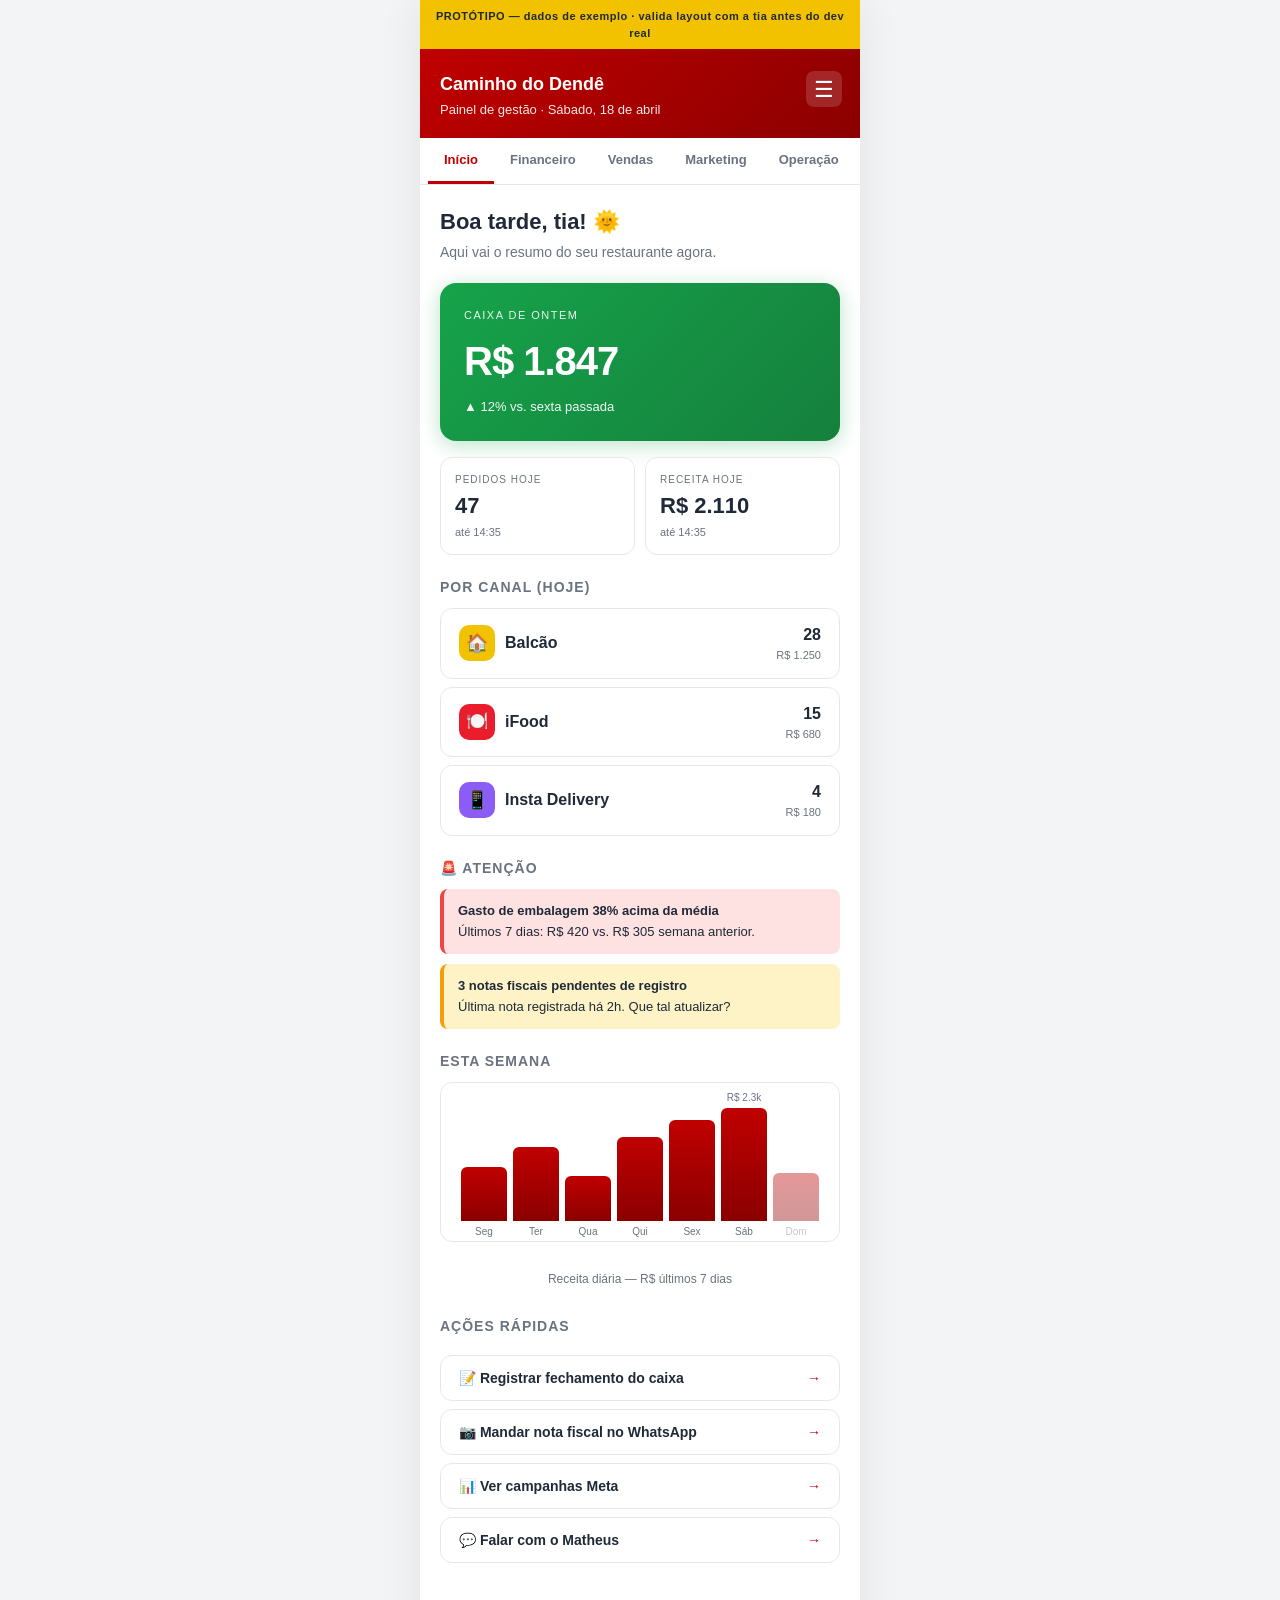
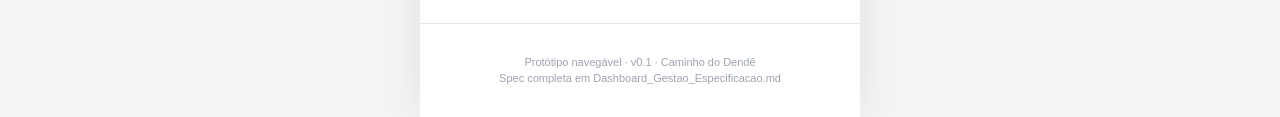
<file: dashboard_prototype.html>
<!DOCTYPE html>
<html lang="pt-br">
<head>
<meta charset="UTF-8">
<meta name="viewport" content="width=device-width, initial-scale=1.0">
<title>Dashboard · Caminho do Dendê — Protótipo</title>
<style>
  * { box-sizing: border-box; margin: 0; padding: 0; }
  body {
    font-family: -apple-system, BlinkMacSystemFont, "Segoe UI", Arial, sans-serif;
    background: #F3F4F6; color: #1F2937; line-height: 1.5;
    min-height: 100vh;
  }
  .wrap { max-width: 440px; margin: 0 auto; background: #fff; min-height: 100vh; box-shadow: 0 0 40px rgba(0,0,0,0.08); }
  .top {
    background: linear-gradient(135deg, #C00000 0%, #8B0000 100%);
    color: #fff; padding: 22px 20px 18px; position: relative;
  }
  .top h1 { font-size: 18px; font-weight: 700; }
  .top .sub { font-size: 13px; opacity: 0.9; margin-top: 2px; }
  .menu-btn {
    position: absolute; top: 22px; right: 18px; font-size: 22px; cursor: pointer;
    background: rgba(255,255,255,0.15); width: 36px; height: 36px;
    border-radius: 8px; display:flex; align-items:center; justify-content:center;
  }
  .prot-banner {
    background: #F2C200; color: #1F2937; padding: 8px 14px;
    text-align: center; font-size: 11px; font-weight: 700; letter-spacing: 0.5px;
  }
  nav.tabs {
    display: flex; overflow-x: auto; background: #fff; border-bottom: 1px solid #E5E7EB;
    padding: 0 8px;
  }
  nav.tabs button {
    background: none; border: none; padding: 14px 16px; font-size: 13px;
    font-weight: 600; color: #6B7280; cursor: pointer; white-space: nowrap;
    border-bottom: 3px solid transparent; font-family: inherit;
  }
  nav.tabs button.active { color: #C00000; border-color: #C00000; }
  .page { padding: 20px; display: none; }
  .page.active { display: block; }

  /* Home */
  .greeting { margin-bottom: 20px; }
  .greeting h2 { font-size: 22px; font-weight: 700; }
  .greeting p { color: #6B7280; font-size: 14px; margin-top: 4px; }

  .hero-kpi {
    background: linear-gradient(135deg, #16A34A 0%, #15803D 100%);
    color: #fff; border-radius: 16px; padding: 24px; margin-bottom: 16px;
    box-shadow: 0 4px 20px rgba(22,163,74,0.3);
  }
  .hero-kpi.red { background: linear-gradient(135deg, #C00000 0%, #8B0000 100%); box-shadow: 0 4px 20px rgba(192,0,0,0.3); }
  .hero-kpi .label {
    font-size: 11px; letter-spacing: 1.5px; text-transform: uppercase;
    opacity: 0.9; margin-bottom: 8px;
  }
  .hero-kpi .value { font-size: 40px; font-weight: 800; letter-spacing: -1px; }
  .hero-kpi .delta { font-size: 13px; opacity: 0.95; margin-top: 6px; }

  .kpi-row { display: grid; grid-template-columns: 1fr 1fr; gap: 10px; margin-bottom: 16px; }
  .kpi-sm { background: #fff; border: 1px solid #E5E7EB; border-radius: 12px; padding: 14px; }
  .kpi-sm .label { font-size: 10px; color: #6B7280; text-transform: uppercase; letter-spacing: 1px; }
  .kpi-sm .value { font-size: 22px; font-weight: 700; margin-top: 2px; color: #1F2937; }
  .kpi-sm .sub { font-size: 11px; color: #6B7280; margin-top: 2px; }

  .section { margin-top: 22px; }
  .section h3 {
    font-size: 14px; text-transform: uppercase; letter-spacing: 1px;
    color: #6B7280; margin-bottom: 10px; font-weight: 600;
  }

  .channel-row {
    background: #fff; border: 1px solid #E5E7EB; border-radius: 12px;
    padding: 14px 18px; margin-bottom: 8px;
    display: flex; justify-content: space-between; align-items: center;
  }
  .channel-row .ch-name { display: flex; align-items: center; gap: 10px; font-weight: 600; }
  .channel-row .ch-icon {
    width: 36px; height: 36px; border-radius: 10px;
    display: flex; align-items: center; justify-content: center;
    font-size: 18px; color: #fff;
  }
  .ch-icon.balcao { background: #F2C200; color: #1F2937; }
  .ch-icon.ifood { background: #EA1D2C; }
  .ch-icon.insta { background: #8B5CF6; }
  .ch-icon.wpp { background: #25D366; }
  .channel-row .ch-stats { text-align: right; }
  .channel-row .ch-stats .v { font-weight: 700; font-size: 16px; }
  .channel-row .ch-stats .s { font-size: 11px; color: #6B7280; }

  .alert {
    background: #FEF3C7; border-left: 4px solid #F59E0B;
    padding: 12px 14px; border-radius: 8px; margin-bottom: 10px;
    font-size: 13px;
  }
  .alert.red { background: #FEE2E2; border-color: #EF4444; }
  .alert strong { display: block; margin-bottom: 2px; }

  .chart-placeholder {
    background: #fff; border: 1px solid #E5E7EB; border-radius: 12px;
    padding: 20px; height: 160px;
    display: flex; align-items: flex-end; justify-content: space-between;
    gap: 6px;
  }
  .bar {
    flex: 1; background: linear-gradient(180deg, #C00000 0%, #8B0000 100%);
    border-radius: 6px 6px 0 0; position: relative; min-height: 20px;
  }
  .bar .tip { position: absolute; top: -18px; left: 50%; transform: translateX(-50%); font-size: 10px; color: #6B7280; white-space: nowrap; }
  .bar .lb { position: absolute; bottom: -18px; left: 50%; transform: translateX(-50%); font-size: 10px; color: #6B7280; }

  .quick-actions { margin-top: 28px; display: grid; gap: 8px; }
  .quick-actions button {
    background: #fff; border: 1px solid #E5E7EB; border-radius: 12px;
    padding: 14px 18px; text-align: left; font-size: 14px; font-weight: 600;
    cursor: pointer; display: flex; justify-content: space-between; align-items: center;
    font-family: inherit; color: #1F2937;
  }
  .quick-actions button:hover { background: #F9FAFB; }
  .quick-actions button .arrow { color: #C00000; font-weight: 700; }

  /* Financeiro */
  .tx-list { display: flex; flex-direction: column; gap: 8px; margin-top: 10px; }
  .tx {
    background: #fff; border: 1px solid #E5E7EB; border-radius: 10px;
    padding: 12px 14px; display: flex; justify-content: space-between; align-items: center;
  }
  .tx .meta { font-size: 11px; color: #6B7280; }
  .tx .name { font-weight: 600; font-size: 14px; }
  .tx .amt { font-weight: 700; font-size: 14px; }
  .tx .amt.pos { color: #16A34A; }
  .tx .amt.neg { color: #C00000; }

  /* Vendas / produtos */
  .product {
    background: #fff; border: 1px solid #E5E7EB; border-radius: 10px;
    padding: 12px 14px; margin-bottom: 6px;
    display: flex; justify-content: space-between; align-items: center;
  }
  .product .rank { color: #C00000; font-weight: 800; margin-right: 10px; font-size: 14px; }
  .product .pname { font-weight: 600; font-size: 14px; }
  .product .pmeta { font-size: 11px; color: #6B7280; }
  .product .pamt { font-weight: 700; color: #16A34A; font-size: 13px; }

  /* Marketing */
  .campaign {
    background: #fff; border: 1px solid #E5E7EB; border-radius: 10px;
    padding: 12px 14px; margin-bottom: 6px;
  }
  .campaign .cname { font-weight: 600; font-size: 14px; margin-bottom: 4px; }
  .campaign .cmeta { display: flex; justify-content: space-between; font-size: 11px; color: #6B7280; }
  .status-tag {
    display: inline-block; padding: 2px 8px; border-radius: 999px;
    font-size: 10px; font-weight: 700; text-transform: uppercase; letter-spacing: 0.5px;
  }
  .status-tag.escalar { background: #DCF2E1; color: #166534; }
  .status-tag.monitorar { background: #FEF3C7; color: #92400E; }
  .status-tag.pausar { background: #FEE2E2; color: #991B1B; }

  footer.dash-foot {
    padding: 30px 20px; text-align: center; font-size: 11px; color: #9CA3AF;
    border-top: 1px solid #E5E7EB; margin-top: 40px;
  }
</style>
</head>
<body>

<div class="wrap">
  <div class="prot-banner">PROTÓTIPO — dados de exemplo · valida layout com a tia antes do dev real</div>
  <div class="top">
    <div class="menu-btn">☰</div>
    <h1>Caminho do Dendê</h1>
    <div class="sub">Painel de gestão · Sábado, 18 de abril</div>
  </div>

  <nav class="tabs">
    <button class="tab-btn active" data-tab="home">Início</button>
    <button class="tab-btn" data-tab="financeiro">Financeiro</button>
    <button class="tab-btn" data-tab="vendas">Vendas</button>
    <button class="tab-btn" data-tab="marketing">Marketing</button>
    <button class="tab-btn" data-tab="operacao">Operação</button>
  </nav>

  <!-- ============ HOME ============ -->
  <div class="page active" id="page-home">
    <div class="greeting">
      <h2>Boa tarde, tia! 🌞</h2>
      <p>Aqui vai o resumo do seu restaurante agora.</p>
    </div>

    <div class="hero-kpi">
      <div class="label">Caixa de Ontem</div>
      <div class="value">R$ 1.847</div>
      <div class="delta">▲ 12% vs. sexta passada</div>
    </div>

    <div class="kpi-row">
      <div class="kpi-sm">
        <div class="label">Pedidos hoje</div>
        <div class="value">47</div>
        <div class="sub">até 14:35</div>
      </div>
      <div class="kpi-sm">
        <div class="label">Receita hoje</div>
        <div class="value">R$ 2.110</div>
        <div class="sub">até 14:35</div>
      </div>
    </div>

    <div class="section">
      <h3>Por canal (hoje)</h3>
      <div class="channel-row">
        <div class="ch-name"><div class="ch-icon balcao">🏠</div>Balcão</div>
        <div class="ch-stats"><div class="v">28</div><div class="s">R$ 1.250</div></div>
      </div>
      <div class="channel-row">
        <div class="ch-name"><div class="ch-icon ifood">🍽️</div>iFood</div>
        <div class="ch-stats"><div class="v">15</div><div class="s">R$ 680</div></div>
      </div>
      <div class="channel-row">
        <div class="ch-name"><div class="ch-icon insta">📱</div>Insta Delivery</div>
        <div class="ch-stats"><div class="v">4</div><div class="s">R$ 180</div></div>
      </div>
    </div>

    <div class="section">
      <h3>🚨 Atenção</h3>
      <div class="alert red">
        <strong>Gasto de embalagem 38% acima da média</strong>
        Últimos 7 dias: R$ 420 vs. R$ 305 semana anterior.
      </div>
      <div class="alert">
        <strong>3 notas fiscais pendentes de registro</strong>
        Última nota registrada há 2h. Que tal atualizar?
      </div>
    </div>

    <div class="section">
      <h3>Esta semana</h3>
      <div class="chart-placeholder">
        <div class="bar" style="height: 45%;"><div class="lb">Seg</div></div>
        <div class="bar" style="height: 62%;"><div class="lb">Ter</div></div>
        <div class="bar" style="height: 38%;"><div class="lb">Qua</div></div>
        <div class="bar" style="height: 71%;"><div class="lb">Qui</div></div>
        <div class="bar" style="height: 85%;"><div class="lb">Sex</div></div>
        <div class="bar" style="height: 95%;"><div class="tip">R$ 2.3k</div><div class="lb">Sáb</div></div>
        <div class="bar" style="height: 40%; opacity: 0.4;"><div class="lb">Dom</div></div>
      </div>
      <p style="text-align:center; margin-top:28px; font-size:12px; color:#6B7280;">Receita diária — R$ últimos 7 dias</p>
    </div>

    <div class="section quick-actions">
      <h3 style="color:#6B7280;">Ações rápidas</h3>
      <button>📝 Registrar fechamento do caixa <span class="arrow">→</span></button>
      <button>📷 Mandar nota fiscal no WhatsApp <span class="arrow">→</span></button>
      <button>📊 Ver campanhas Meta <span class="arrow">→</span></button>
      <button>💬 Falar com o Matheus <span class="arrow">→</span></button>
    </div>
  </div>

  <!-- ============ FINANCEIRO ============ -->
  <div class="page" id="page-financeiro">
    <div class="greeting"><h2>Financeiro</h2><p>Entradas e saídas do mês até agora.</p></div>

    <div class="kpi-row">
      <div class="kpi-sm">
        <div class="label">Receita Abril</div>
        <div class="value" style="color:#16A34A;">R$ 38.420</div>
        <div class="sub">até hoje</div>
      </div>
      <div class="kpi-sm">
        <div class="label">Despesas Abril</div>
        <div class="value" style="color:#C00000;">R$ 28.310</div>
        <div class="sub">até hoje</div>
      </div>
    </div>

    <div class="hero-kpi" style="background: linear-gradient(135deg, #3B82F6 0%, #1D4ED8 100%); box-shadow: 0 4px 20px rgba(59,130,246,0.3);">
      <div class="label">Margem Operacional do Mês</div>
      <div class="value">R$ 10.110</div>
      <div class="delta">26% de margem · Meta do mês: R$ 12.000</div>
    </div>

    <div class="section">
      <h3>Últimas transações</h3>
      <div class="tx-list">
        <div class="tx">
          <div><div class="name">Venda iFood</div><div class="meta">Hoje · 14:22</div></div>
          <div class="amt pos">+ R$ 84,00</div>
        </div>
        <div class="tx">
          <div><div class="name">Atacadão Fartura — Hortifruti</div><div class="meta">Hoje · 10:15 · via bot</div></div>
          <div class="amt neg">− R$ 487,30</div>
        </div>
        <div class="tx">
          <div><div class="name">Venda Balcão (fechamento ontem)</div><div class="meta">Ontem · 22:30</div></div>
          <div class="amt pos">+ R$ 1.847,00</div>
        </div>
        <div class="tx">
          <div><div class="name">Conta de energia</div><div class="meta">Ontem · 18:40 · via bot</div></div>
          <div class="amt neg">− R$ 620,00</div>
        </div>
        <div class="tx">
          <div><div class="name">Salário — Dona Creide</div><div class="meta">15/04 · PIX</div></div>
          <div class="amt neg">− R$ 1.800,00</div>
        </div>
      </div>
    </div>
  </div>

  <!-- ============ VENDAS ============ -->
  <div class="page" id="page-vendas">
    <div class="greeting"><h2>Vendas</h2><p>Ranking de pratos · últimos 30 dias.</p></div>

    <div class="kpi-row">
      <div class="kpi-sm">
        <div class="label">Pedidos 30d</div>
        <div class="value">1.284</div>
      </div>
      <div class="kpi-sm">
        <div class="label">Ticket médio</div>
        <div class="value">R$ 48</div>
      </div>
    </div>

    <div class="section">
      <h3>Top 10 pratos do mês</h3>
      <div class="product">
        <div><span class="rank">#1</span><span class="pname">Moqueca de Peixe</span><div class="pmeta">187 vendas · ticket R$ 62</div></div>
        <div class="pamt">R$ 11.594</div>
      </div>
      <div class="product">
        <div><span class="rank">#2</span><span class="pname">Vatapá com Camarão</span><div class="pmeta">156 vendas · ticket R$ 58</div></div>
        <div class="pamt">R$ 9.048</div>
      </div>
      <div class="product">
        <div><span class="rank">#3</span><span class="pname">Acarajé (unidade)</span><div class="pmeta">412 vendas · ticket R$ 18</div></div>
        <div class="pamt">R$ 7.416</div>
      </div>
      <div class="product">
        <div><span class="rank">#4</span><span class="pname">Bobó de Camarão</span><div class="pmeta">118 vendas · ticket R$ 55</div></div>
        <div class="pamt">R$ 6.490</div>
      </div>
      <div class="product">
        <div><span class="rank">#5</span><span class="pname">Feijoada Baiana</span><div class="pmeta">97 vendas · ticket R$ 52</div></div>
        <div class="pamt">R$ 5.044</div>
      </div>
      <div class="product">
        <div><span class="rank">#6</span><span class="pname">Caruru</span><div class="pmeta">82 vendas · ticket R$ 45</div></div>
        <div class="pamt">R$ 3.690</div>
      </div>
    </div>
  </div>

  <!-- ============ MARKETING ============ -->
  <div class="page" id="page-marketing">
    <div class="greeting"><h2>Marketing</h2><p>Campanhas Meta Ads · últimos 30 dias.</p></div>

    <div class="hero-kpi red">
      <div class="label">ROI Meta Ads (estimado)</div>
      <div class="value">3,2×</div>
      <div class="delta">Cada R$ 1 investido retorna R$ 3,20 em vendas</div>
    </div>

    <div class="kpi-row">
      <div class="kpi-sm">
        <div class="label">Gasto 30d</div>
        <div class="value">R$ 0</div>
        <div class="sub">campanhas paradas</div>
      </div>
      <div class="kpi-sm">
        <div class="label">Orçamento plan.</div>
        <div class="value">R$ 1.500</div>
        <div class="sub">próximo mês</div>
      </div>
    </div>

    <div class="section">
      <h3>Criativos — veredicto</h3>
      <div class="campaign">
        <div class="cname">Você Já Provou (Interação)</div>
        <div class="cmeta">
          <span>CPR R$ 0,0073 · 1.088 resultados</span>
          <span class="status-tag escalar">Escalar</span>
        </div>
      </div>
      <div class="campaign">
        <div class="cname">Foodporn Moqueca (Carrossel)</div>
        <div class="cmeta">
          <span>CPR R$ 1,50 · 154 resultados</span>
          <span class="status-tag escalar">Escalar</span>
        </div>
      </div>
      <div class="campaign">
        <div class="cname">Reels Desconto Grupos</div>
        <div class="cmeta">
          <span>Sem dados · starvation</span>
          <span class="status-tag monitorar">Reativar</span>
        </div>
      </div>
      <div class="campaign">
        <div class="cname">Estático 27/10</div>
        <div class="cmeta">
          <span>CPR R$ 102,01 · 1 resultado</span>
          <span class="status-tag pausar">Pausar</span>
        </div>
      </div>
    </div>
  </div>

  <!-- ============ OPERAÇÃO ============ -->
  <div class="page" id="page-operacao">
    <div class="greeting"><h2>Operação</h2><p>Pedidos do dia em tempo real.</p></div>

    <div class="kpi-row">
      <div class="kpi-sm">
        <div class="label">Em preparo</div>
        <div class="value" style="color:#F59E0B;">6</div>
      </div>
      <div class="kpi-sm">
        <div class="label">Saiu p/ entrega</div>
        <div class="value" style="color:#3B82F6;">3</div>
      </div>
    </div>

    <div class="section">
      <h3>Pedidos ativos</h3>
      <div class="tx">
        <div><div class="name">#2847 · Moqueca + Acarajé</div><div class="meta">iFood · em preparo 18 min</div></div>
        <div class="amt">R$ 78</div>
      </div>
      <div class="tx">
        <div><div class="name">#2846 · Vatapá duplo</div><div class="meta">Insta Delivery · em preparo 12 min</div></div>
        <div class="amt">R$ 116</div>
      </div>
      <div class="tx">
        <div><div class="name">#2845 · Bobó de Camarão</div><div class="meta">iFood · saiu pra entrega</div></div>
        <div class="amt">R$ 55</div>
      </div>
    </div>
  </div>

  <footer class="dash-foot">
    Protótipo navegável · v0.1 · Caminho do Dendê<br>
    Spec completa em Dashboard_Gestao_Especificacao.md
  </footer>
</div>

<script>
  const tabs = document.querySelectorAll('.tab-btn');
  tabs.forEach(b => b.addEventListener('click', () => {
    tabs.forEach(x => x.classList.remove('active'));
    b.classList.add('active');
    document.querySelectorAll('.page').forEach(p => p.classList.remove('active'));
    document.getElementById('page-' + b.dataset.tab).classList.add('active');
    window.scrollTo({top: 0, behavior: 'smooth'});
  }));
</script>

</body>
</html>
</file>
